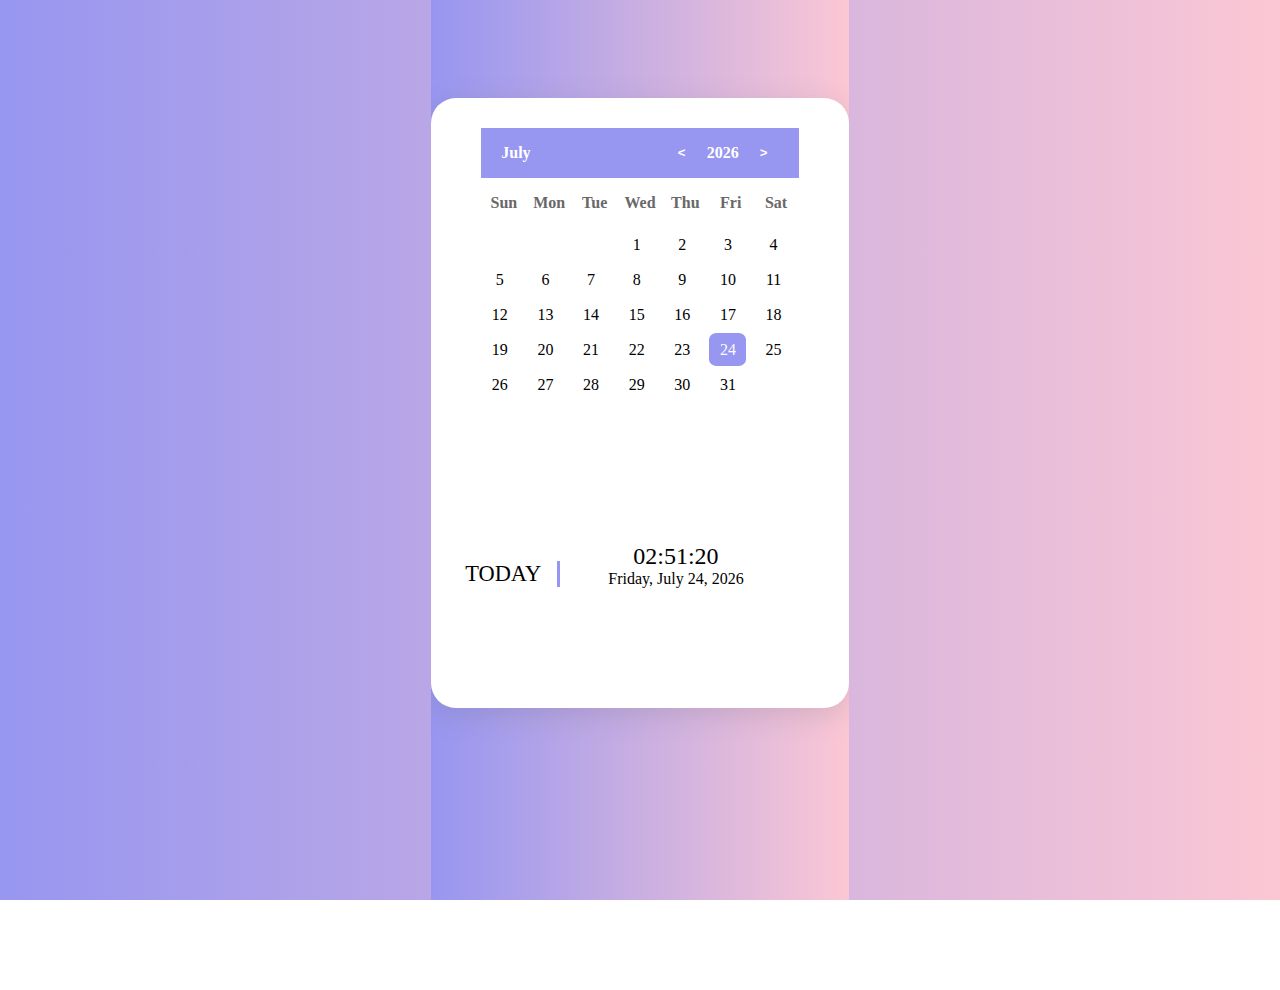
<file: calendar.html>
<html lang="en">
  <head>
    <meta charset="UTF-8" />
    <meta http-equiv="X-UA-Compatible" content="IE=edge" />
    <meta name="viewport" content="width=device-width, initial-scale=1.0" />
    <title>CALENDAR</title>
    <link rel="stylesheet" href="style1.css">
    <script src="script.js" defer></script>
  </head>
  <body>
    <div class="contianer">
      <div class="calendar">
        <div class="calendar-header">
          <span class="month-picker" id="month-picker"> May </span>
          <div class="year-picker" id="year-picker">
            <span class="year-change" id="pre-year">
              <pre><</pre>
            </span>
            <span id="year">2020 </span>
            <span class="year-change" id="next-year">
              <pre>></pre>
            </span>
          </div>
        </div>
 
        <div class="calendar-body">
          <div class="calendar-week-days">
            <div>Sun</div>
            <div>Mon</div>
            <div>Tue</div>
            <div>Wed</div>
            <div>Thu</div>
            <div>Fri</div>
            <div>Sat</div>
          </div>
          <div class="calendar-days">
          </div>
        </div>
        <div class="calendar-footer">
        </div>
        <div class="date-time-formate">
          <div class="day-text-formate">TODAY</div>
          <div class="date-time-value">
            <div class="time-formate">02:51:20</div>
            <div class="date-formate">23 - july - 2022</div>
          </div>
        </div>
        <div class="month-list"></div>
      </div>
    </div>
  </body>
</html>
</file>
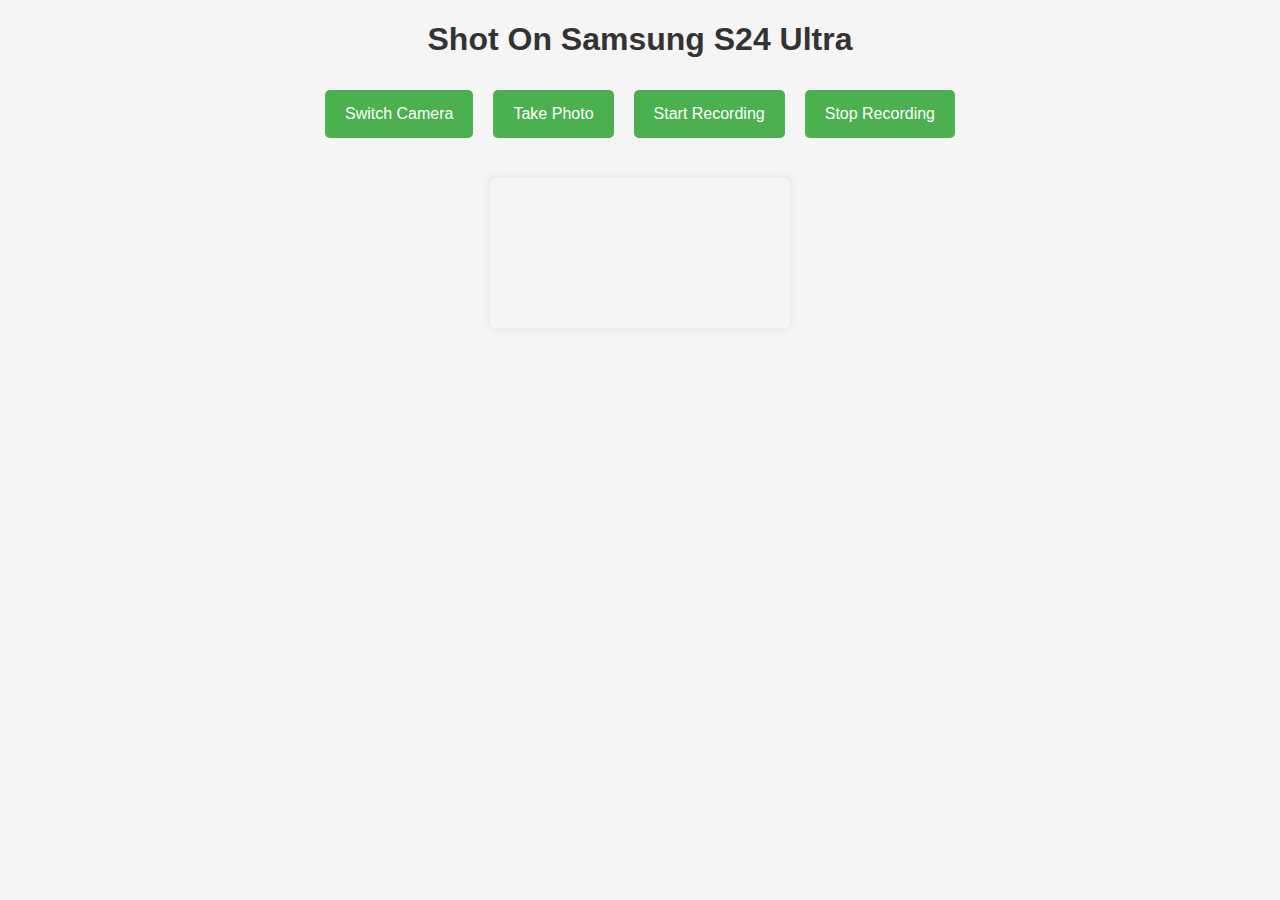
<file: camera.html>
<!DOCTYPE html>
<html lang="en">
<head>
<meta charset="UTF-8">
<meta name="viewport" content="width=device-width, initial-scale=1.0">
<title>Web Cam</title>
<link rel="stylesheet" href="https://cdnjs.cloudflare.com/ajax/libs/font-awesome/6.0.0-beta3/css/all.min.css" integrity="sha384-jV4mVO1Ok6/P7pkLz2O5RiXEpsMUmjlzzAeUb/5y/xG7x0aWqITgRFN3+Pz31SGK" crossorigin="anonymous">
<style>
  body {
    font-family: Arial, sans-serif;
    margin: 0;
    padding: 0;
    background-color: #f5f5f5;
  }
  h1 {
    text-align: center;
    color: #333;
  }
  #controls {
    margin-top: 20px;
    display: flex;
    justify-content: center;
    flex-wrap: wrap;
  }
  button {
    margin: 10px;
    padding: 15px 20px;
    font-size: 16px;
    background-color: #4CAF50;
    color: white;
    border: none;
    border-radius: 5px;
    cursor: pointer;
    transition: background-color 0.3s;
  }
  button:hover {
    background-color: #45a049;
  }
  #video-container {
    margin-top: 20px;
    text-align: center;
  }
  #video {
    max-width: 100%;
    height: auto;
    border-radius: 5px;
    box-shadow: 0 0 10px rgba(0, 0, 0, 0.1);
  }
  #captured {
    margin-top: 20px;
    display: flex;
    flex-wrap: wrap;
    justify-content: center;
  }
  img, video {
    max-width: 100%;
    height: auto;
    margin: 10px;
    border-radius: 5px;
    box-shadow: 0 0 10px rgba(0, 0, 0, 0.1);
  }
  .download-button {
    background-color: #007bff;
    border: none;
    color: white;
    padding: 10px 15px;
    font-size: 14px;
    border-radius: 5px;
    cursor: pointer;
    transition: background-color 0.3s;
    text-decoration: none;
  }
  .download-button:hover {
    background-color: #0056b3;
  }
  .download-button i {
    margin-right: 5px;
  }
  @media screen and (max-width: 600px) {
    #controls {
      flex-direction: column;
      align-items: center;
    }
  }
</style>
</head>
<body>
<h1>Shot On Samsung S24 Ultra</h1>
<div id="controls">
  <button onclick="switchCamera()"><i class="fas fa-sync-alt"></i> Switch Camera</button>
  <button onclick="takePhoto()"><i class="fas fa-camera"></i> Take Photo</button>
  <button onclick="startRecording()"><i class="fas fa-video"></i> Start Recording</button>
  <button onclick="stopRecording()"><i class="fas fa-stop"></i> Stop Recording</button>
</div>
<div id="video-container">
  <video id="video" autoplay></video>
</div>
<div id="captured"></div>
<script>
  let mediaStream;
  let recorder;
  let capturedMedia = [];

  function switchCamera() {
    mediaStream.getTracks().forEach(track => {
      track.stop();
    });
    navigator.mediaDevices.getUserMedia({ video: { facingMode: 'environment' } })
      .then(function(stream) {
        mediaStream = stream;
        let video = document.getElementById('video');
        video.srcObject = mediaStream;
        video.onloadedmetadata = function(e) {
          video.play();
        };
      })
      .catch(function(err) {
        console.log('Error switching camera: ' + err);
      });
  }

  function takePhoto() {
    let canvas = document.createElement('canvas');
    canvas.width = video.videoWidth;
    canvas.height = video.videoHeight;
    canvas.getContext('2d').drawImage(video, 0, 0, canvas.width, canvas.height);
    let photo = document.createElement('img');
    photo.src = canvas.toDataURL('image/png');
    document.getElementById('captured').appendChild(photo);
    capturedMedia.push(photo.src);
    createDownloadButton(photo.src);
  }

  function startRecording() {
    let options = { mimeType: 'video/webm; codecs=vp9' };
    recorder = new MediaRecorder(mediaStream, options);
    let chunks = [];
    recorder.ondataavailable = function(e) {
      chunks.push(e.data);
    };
    recorder.onstop = function(e) {
      let videoBlob = new Blob(chunks, { type: 'video/webm' });
      let videoURL = URL.createObjectURL(videoBlob);
      let video = document.createElement('video');
      video.controls = true;
      video.src = videoURL;
      document.getElementById('captured').appendChild(video);
      capturedMedia.push(videoURL);
      createDownloadButton(videoURL);
    };
    recorder.start();
  }

  function stopRecording() {
    recorder.stop();
  }

  function createDownloadButton(url) {
    let downloadButton = document.createElement('a');
    downloadButton.href = url;
    downloadButton.download = 'media';
    downloadButton.className = 'download-button';
    downloadButton.innerHTML = '<i class="fas fa-download"></i> Save';
    document.getElementById('captured').appendChild(downloadButton);
  }

  navigator.mediaDevices.getUserMedia({ video: true })
    .then(function(stream) {
      mediaStream = stream;
      let video = document.getElementById('video');
      video.srcObject = mediaStream;
      video.onloadedmetadata = function(e) {
        video.play();
      };
    })
    .catch(function(err) {
      console.log('Error accessing the camera: ' + err);
    });
</script>
</body>
</html>
</file>
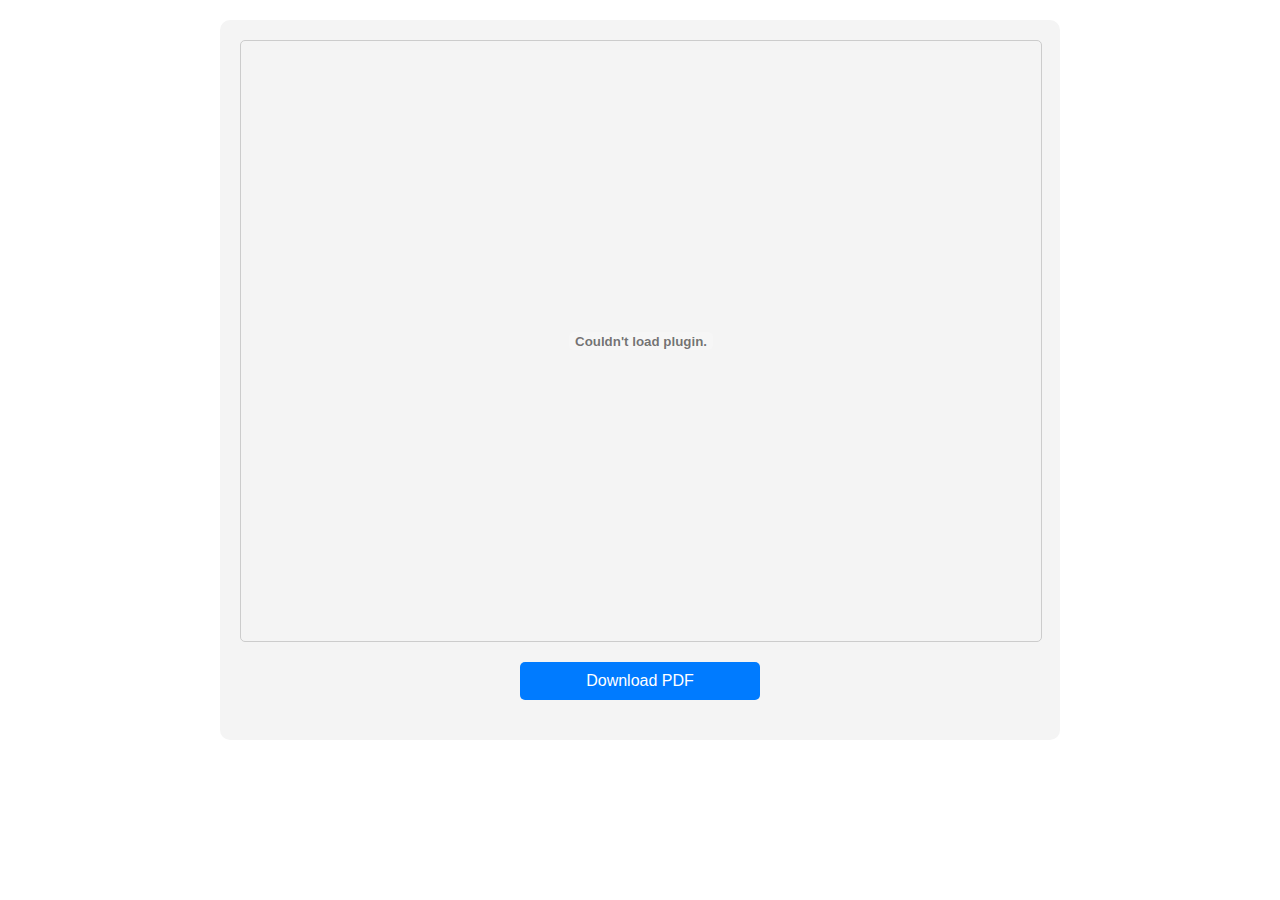
<file: Quote.html>
<!DOCTYPE html>
<html lang="en">
<head>
<meta charset="UTF-8">
<meta name="viewport" content="width=device-width, initial-scale=1.0">
<title>Notes & solution</title>
<style>
    body {
        font-family: Arial, sans-serif;
        margin: 0;
        padding: 0;
    }
    .container {
        max-width: 800px;
        margin: 20px auto;
        padding: 20px;
        background-color: #f4f4f4;
        border-radius: 10px;
    }
    .pdf-container {
        width: 100%;
        height: 600px;
        overflow: auto;
        border: 1px solid #ccc;
        border-radius: 5px;
    }
    .download-btn {
        display: block;
        width: 100%;
        max-width: 200px;
        margin: 20px auto;
        padding: 10px 20px;
        text-align: center;
        background-color: #007bff;
        color: #fff;
        text-decoration: none;
        border-radius: 5px;
    }
    .download-btn:hover {
        background-color: #0056b3;
    }
</style>
</head>
<body>

<div class="container">
    <div class="pdf-container">
        <embed src="Education.pdf" type="application/pdf" width="100%" height="100%">
    </div>
    <a href="Education.pdf" download class="download-btn">Download PDF</a>
</div>

</body>
</html>
</file>
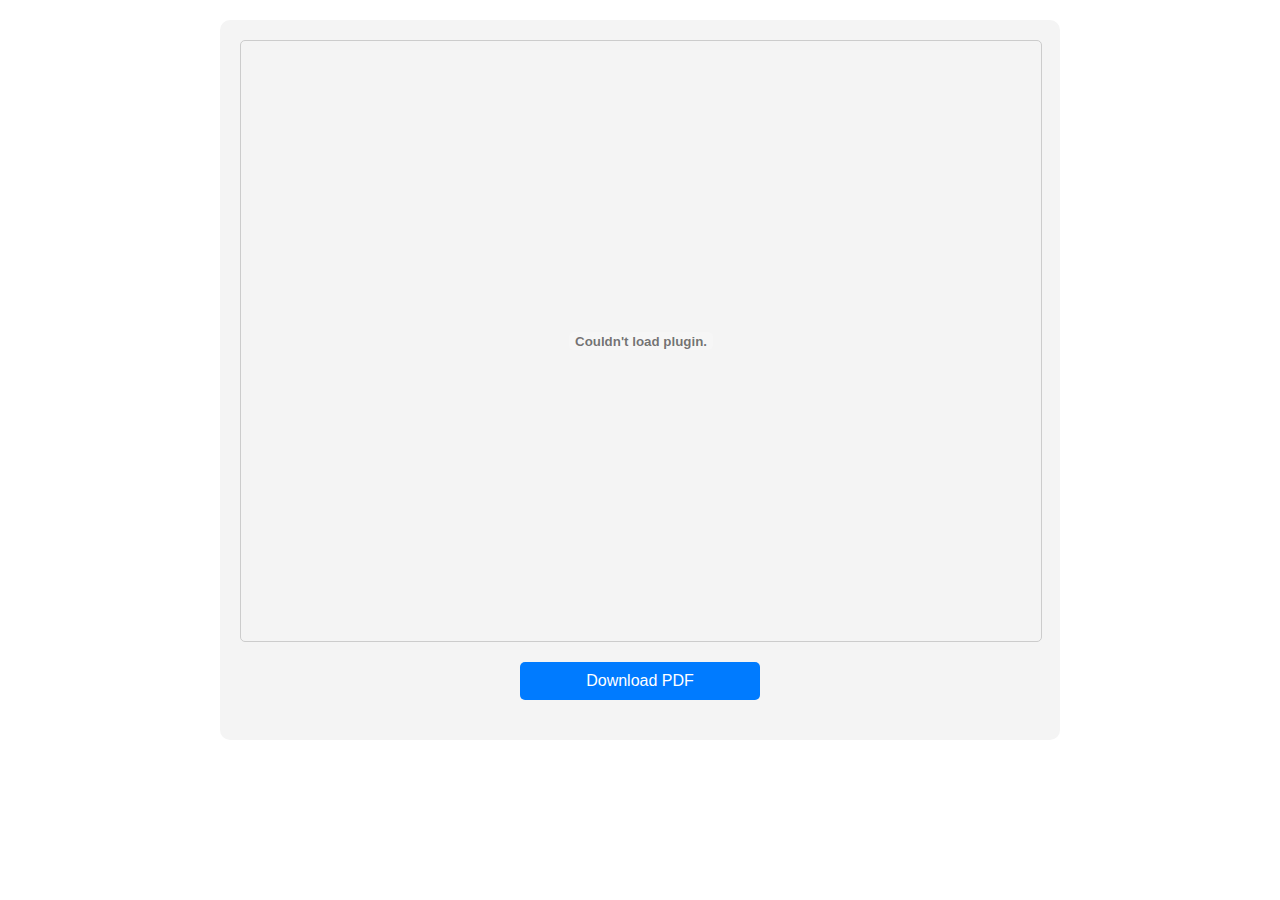
<file: quotes.html>
<!DOCTYPE html>
<html lang="en">
<head>
<meta charset="UTF-8">
<meta name="viewport" content="width=device-width, initial-scale=1.0">
<title>PDF Viewer</title>
<style>
    body {
        font-family: Arial, sans-serif;
        margin: 0;
        padding: 0;
    }
    .container {
        max-width: 800px;
        margin: 20px auto;
        padding: 20px;
        background-color: #f4f4f4;
        border-radius: 10px;
    }
    .pdf-container {
        width: 100%;
        height: 600px;
        overflow: auto;
        border: 1px solid #ccc;
        border-radius: 5px;
    }
    .download-btn {
        display: block;
        width: 100%;
        max-width: 200px;
        margin: 20px auto;
        padding: 10px 20px;
        text-align: center;
        background-color: #007bff;
        color: #fff;
        text-decoration: none;
        border-radius: 5px;
    }
    .download-btn:hover {
        background-color: #0056b3;
    }
</style>
</head>
<body>

<div class="container">
    <div class="pdf-container">
        <embed src="sample.pdf" type="application/pdf" width="100%" height="100%">
    </div>
    <a href="instructions.pdf" download class="download-btn">Download PDF</a>
</div>

</body>
</html>
</file>
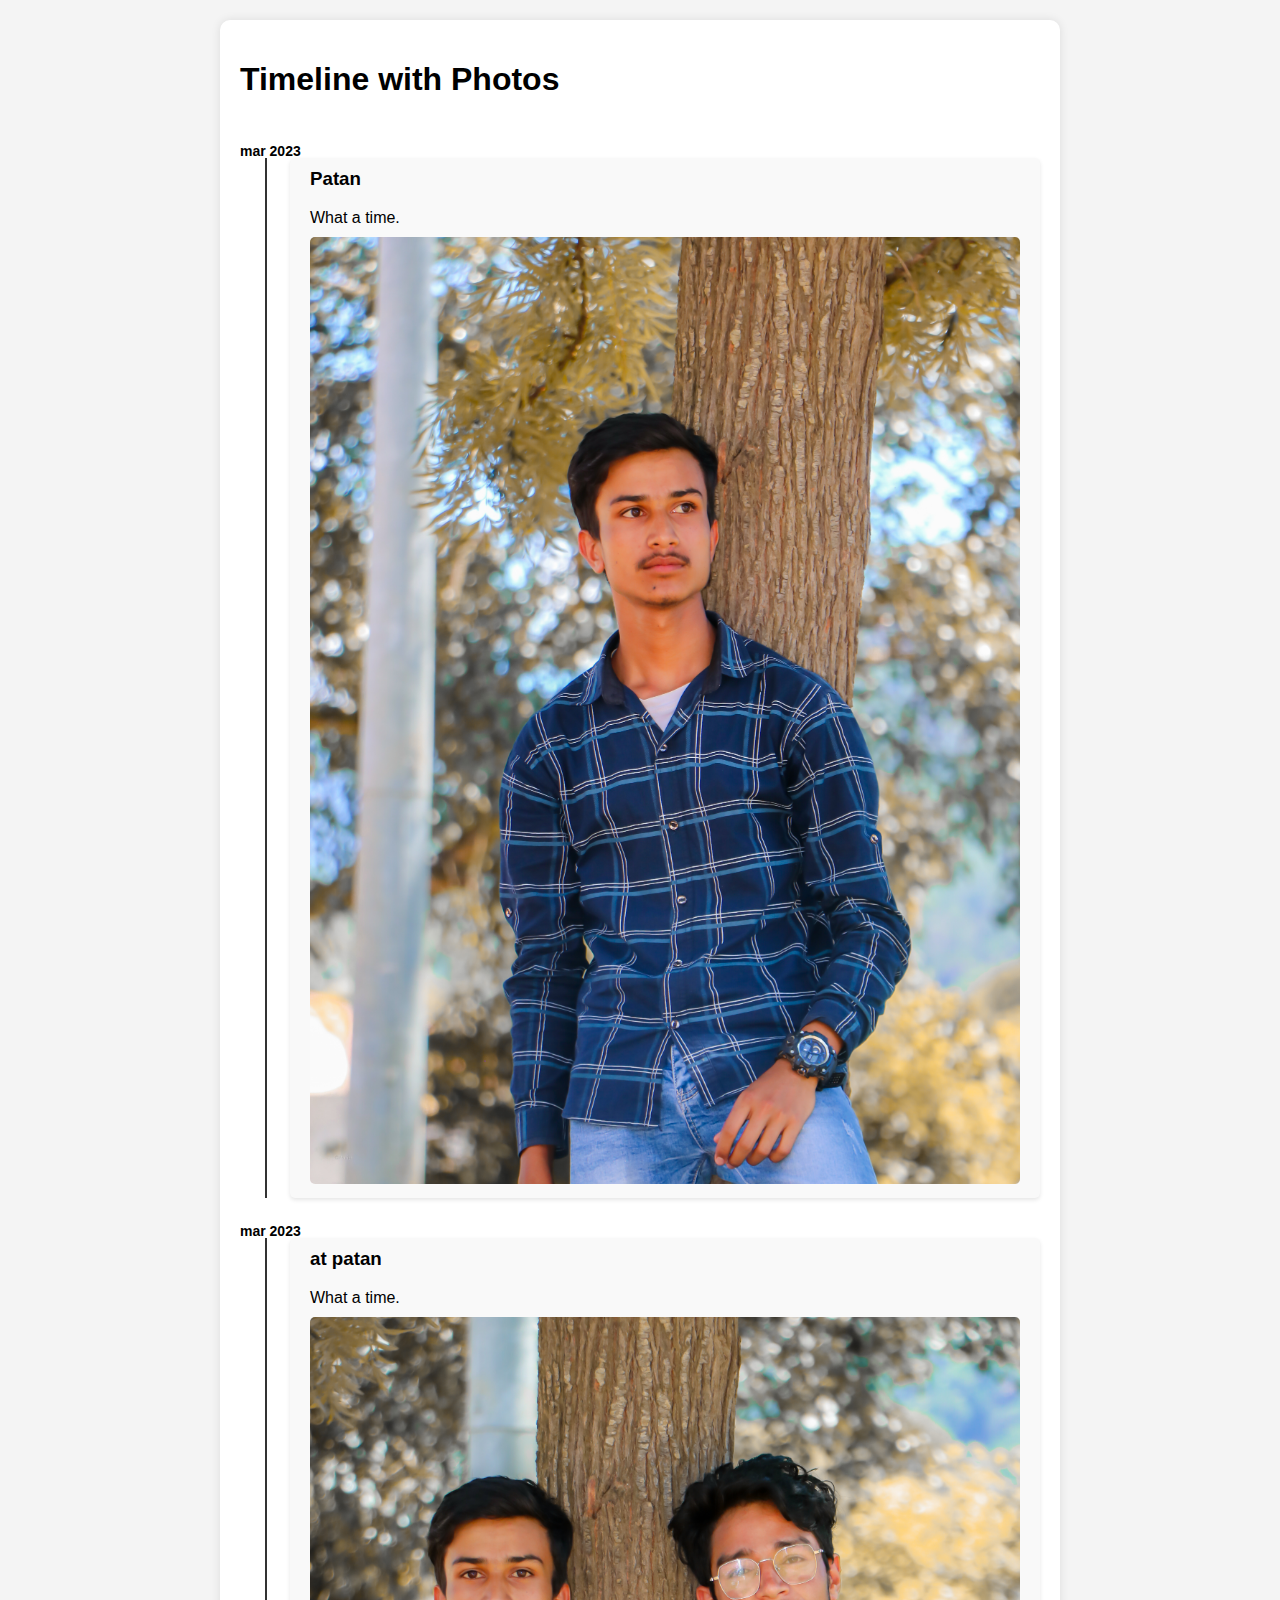
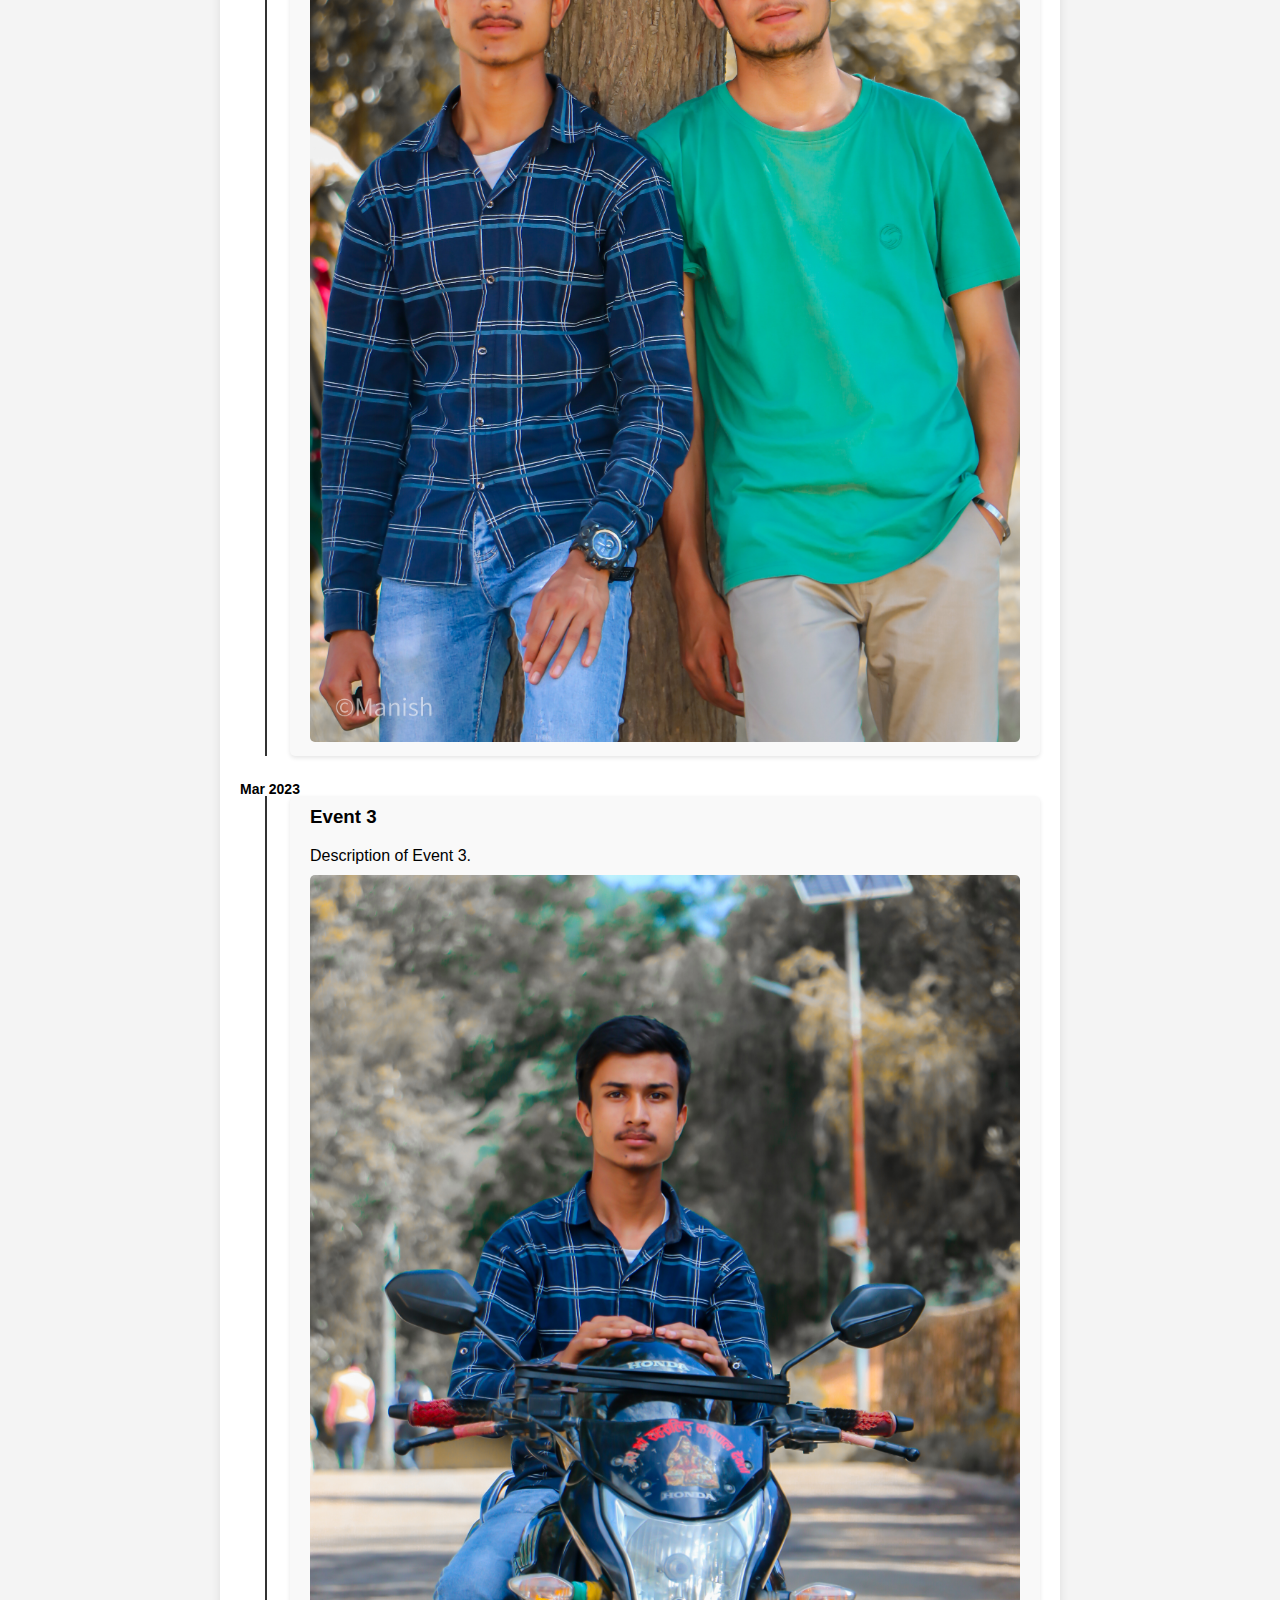
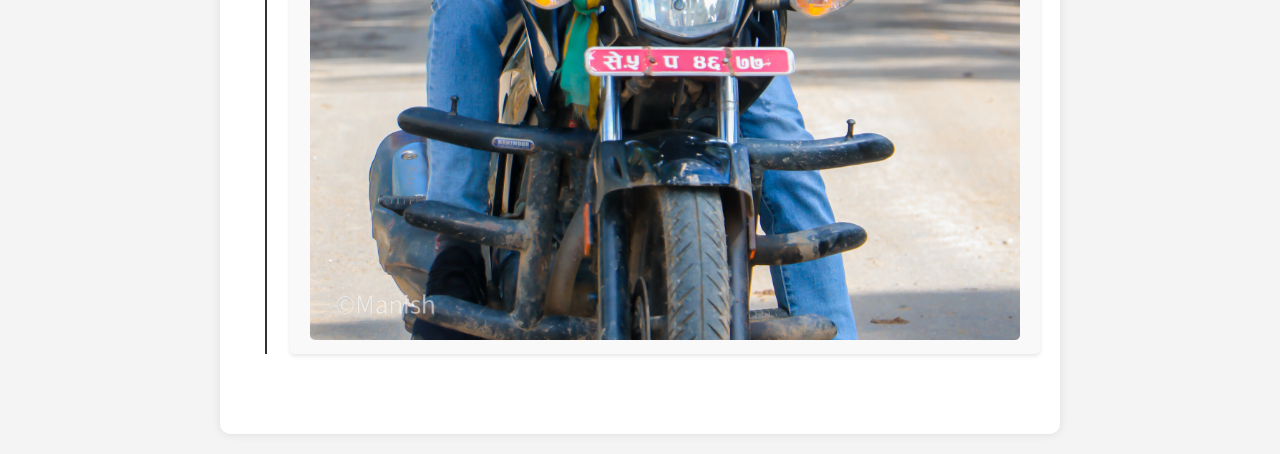
<file: timeline.html>
<!DOCTYPE html>
<html lang="en">
<head>
<meta charset="UTF-8">
<meta name="viewport" content="width=device-width, initial-scale=1.0">
<title>Timeline with Photos</title>
<style>
body {
  font-family: Arial, sans-serif;
  background-color: #f4f4f4;
  margin: 0;
  padding: 0;
}

.container {
  max-width: 800px;
  margin: 20px auto;
  padding: 20px;
  background-color: #fff;
  border-radius: 10px;
  box-shadow: 0 0 10px rgba(0, 0, 0, 0.1);
}

.timeline {
  position: relative;
  margin-top: 40px;
  padding: 20px 0;
}

.timeline-item {
  position: relative;
  padding-left: 50px;
  margin-bottom: 40px;
}

.timeline-item::before {
  content: '';
  position: absolute;
  top: 0;
  left: 25px;
  width: 2px;
  height: 100%;
  background-color: #333;
}

.timeline-date {
  position: absolute;
  top: -15px;
  left: 0;
  font-size: 14px;
  font-weight: bold;
}

.timeline-content {
  background-color: #f9f9f9;
  padding: 10px 20px;
  border-radius: 5px;
  box-shadow: 0 2px 4px rgba(0, 0, 0, 0.1);
}

.timeline-title {
  margin-top: 0;
}

.timeline-description {
  margin-bottom: 0;
}

.timeline-img {
  max-width: 100%;
  height: auto;
  border-radius: 5px;
  margin-top: 10px;
}

</style>
</head>
<body>

<div class="container">
  <h1>Timeline with Photos</h1>
  <div class="timeline">
    <div class="timeline-item">
      <div class="timeline-date">mar 2023</div>
      <div class="timeline-content">
        <h3 class="timeline-title">Patan</h3>
        <p class="timeline-description">What a time.</p>
        <img class="timeline-img" src="krn.jpg" alt="Photo 1">
      </div>
    </div>
    <div class="timeline-item">
      <div class="timeline-date"> mar 2023</div>
      <div class="timeline-content">
        <h3 class="timeline-title">at patan</h3>
        <p class="timeline-description">What a time.</p>
        <img class="timeline-img" src="bth.jpg" alt="Photo 2">
      </div>
    </div>
    <div class="timeline-item">
      <div class="timeline-date">Mar 2023</div>
      <div class="timeline-content">
        <h3 class="timeline-title">Event 3</h3>
        <p class="timeline-description">Description of Event 3.</p>
        <img class="timeline-img" src="krn1.jpg" alt="Photo 3">
      </div>
    </div>
    <!-- Add more timeline items here -->
  </div>
</div>

</body>
</html>
</file>
<file: style1.css>
:root {
    --dark-text: #f8fbff;
    --light-body: #f3f8fe;
    --light-main: #fdfdfd;
    --light-second: #c3c2c8;
    --light-hover: #f0f0f0;
    --light-text: #151426;
    --light-btn: #9796f0;
    --blue: #0000ff;
    --white: #fff;
    --shadow: rgba(100, 100, 111, 0.2) 0px 7px 29px 0px;
    --font-family: consolas;
  }
  * {
    padding: 0;
    margin: 0;
    box-sizing: border-box;
  }
  html,
  body {
    place-items: center;
    font-family: var(--font-family);
    background:linear-gradient(to right, #9796f0, #fbc7d4);
    overflow: hidden;
  }
  .contianer {
    width: max-content;
    height: max-content;
    position: relative;
    display: flex;
    padding: 2% 0px 0px 0px;
    justify-content: center;
    top: 10%;
    right: 0%;
    width: 100%;
    height: 100%;
  }
  .calendar {
    height: 610px;
    width: max-content;
    background-color: white;
    border-radius: 25px;
    overflow: hidden;
    padding: 30px 50px 0px 50px;
  }
  .calendar {
    box-shadow: var(--shadow);
  }
  .calendar-header {
    background: #9796f0;
    display: flex;
    justify-content: space-between;
    align-items: center;
    font-weight: 700;
    color: var(--white);
    padding: 10px;
  }
  .calendar-body {
    pad: 10px;
  }
  .calendar-week-days {
    display: grid;
    grid-template-columns: repeat(7, 1fr);
    font-weight: 600;
    cursor: pointer;
    color:rgb(104, 104, 104);
  }
  .calendar-week-days div:hover {
  color:black;
  transform: scale(1.2);
  transition: all .2s ease-in-out;
  }
  .calendar-week-days div {
    display: grid;
    place-items: center;
    color: var(--bg-second);
    height: 50px;
  }
  .calendar-days {
    display: grid;
    grid-template-columns: repeat(7, 1fr);
    gap: 2px;
    color: var(--color-txt);
  }
  .calendar-days div {
    width: 37px;
    height: 33px;
    display: flex;
    align-items: center;
    justify-content: center;
    padding: 5px;
    position: relative;
    cursor: pointer;
    animation: to-top 1s forwards;
  }
  .month-picker {
    padding: 5px 10px;
    border-radius: 10px;
    cursor: pointer;
  }
  .month-picker:hover {
    background-color: var(--color-hover);
  }
  .month-picker:hover {
    color: var(--color-txt);
  }
  .year-picker {
    display: flex;
    align-items: center;
  }
  .year-change {
    height: 30px;
    width: 30px;
    border-radius: 50%;
    display: grid;
    place-items: center;
    margin: 0px 10px;
    cursor: pointer;
  }
  .year-change:hover {
    background-color: var(--light-btn);
    transition:all .2s ease-in-out ;
    transform: scale(1.12);
  }
  .year-change:hover pre {
    color: var(--bg-body);
  }
  .calendar-footer {
    padding: 10px;
    display: flex;
    justify-content: flex-end;
    align-items: center;
  }
  #year:hover{
    cursor: pointer;
    transform: scale(1.2);
    transition: all 0.2 ease-in-out;
  }
  .calendar-days div span {
    position: absolute;
  }
   .calendar-days div:hover {
    transition: width 0.2s ease-in-out, height 0.2s ease-in-out;
    background-color: #fbc7d4;
    border-radius: 20%;
    color: var(--dark-text);
  }
  .calendar-days div.current-date {
    color: var(--dark-text);
    background-color: var(--light-btn);
    border-radius: 20%;
  }
  .month-list {
    position: relative;
    left: 0;
    top: -50px;
    background-color: #ebebeb;
    color: var(--light-text);
    display: grid;
    grid-template-columns: repeat(3, auto);
    gap: 5px;
    border-radius: 20px;
  }
  .month-list > div {
    display: grid;
    place-content: center;
    margin: 5px 10px;
    transition: all 0.2s ease-in-out;
  }
  .month-list > div > div {
    border-radius: 15px;
    padding: 10px;
    cursor: pointer;
  }
  .month-list > div > div:hover {
    background-color:var(--light-btn);
    color: var(--dark-text);
    transform: scale(0.9);
    transition: all 0.2s ease-in-out;
  }
  .month-list.show {
    visibility: visible;
    pointer-events: visible;
    transition: 0.6s ease-in-out;
    animation: to-left .71s forwards;
  }
  .month-list.hideonce{
    visibility: hidden;
  }
  .month-list.hide {
    animation: to-right 1s forwards;
    visibility: none;
    pointer-events: none;
  }
  .date-time-formate {
    width: max-content;
    height: max-content;
    font-family: Dubai Light, Century Gothic;
    position: relative;
    display: inline;
    top: 140px;
    justify-content: center;
  }
  .day-text-formate {
    font-family: Microsoft JhengHei UI;
    font-size: 1.4rem;
    padding-right: 5%;
    border-right: 3px solid #9796f0;
    position: absolute;
    left: -1rem;
  }
  .date-time-value {
    display: block;
    height: max-content;
    width: max-content;
    position: relative;
    left: 40%;
    top: -18px;
    text-align: center;
  }
  .time-formate {
    font-size: 1.5rem;
  }
  .time-formate.hideTime {
    animation: hidetime 1.5s forwards;
  }
  .day-text-formate.hidetime {
    animation: hidetime 1.5s forwards;
  }
  .date-formate.hideTime {
    animation: hidetime 1.5s forwards;
  }
  .day-text-formate.showtime{
    animation: showtime 1s forwards;
  }
  .time-formate.showtime {
    animation: showtime 1s forwards;
  }
  .date-formate.showtime {
    animation: showtime 1s forwards;
  }
  @keyframes to-top {
    0% {
      transform: translateY(0);
      opacity: 0;
    }
    100% {
      transform: translateY(100%);
      opacity: 1;
    }
  }
  @keyframes to-left {
    0% {
      transform: translatex(230%);
      opacity: 1;
    }
    100% {
      transform: translatex(0);
      opacity: 1;
    }
  }
  @keyframes to-right {
    10% {
      transform: translatex(0);
      opacity: 1;
    }
    100% {
      transform: translatex(-150%);
      opacity: 1;
    }
  }
  @keyframes showtime {
    0% {
      transform: translatex(250%);
      opacity: 1;
    }
    100% {
      transform: translatex(0%);
      opacity: 1;
    }
  }
  @keyframes hidetime {
    0% {
      transform: translatex(0%);
      opacity: 1;
    }
    100% {
      transform: translatex(-370%);
      opacity: 1;
    }
  }
  @media (max-width:375px) {
    .month-list>div{
  
      margin: 5px 0px;
    }
  }
</file>
